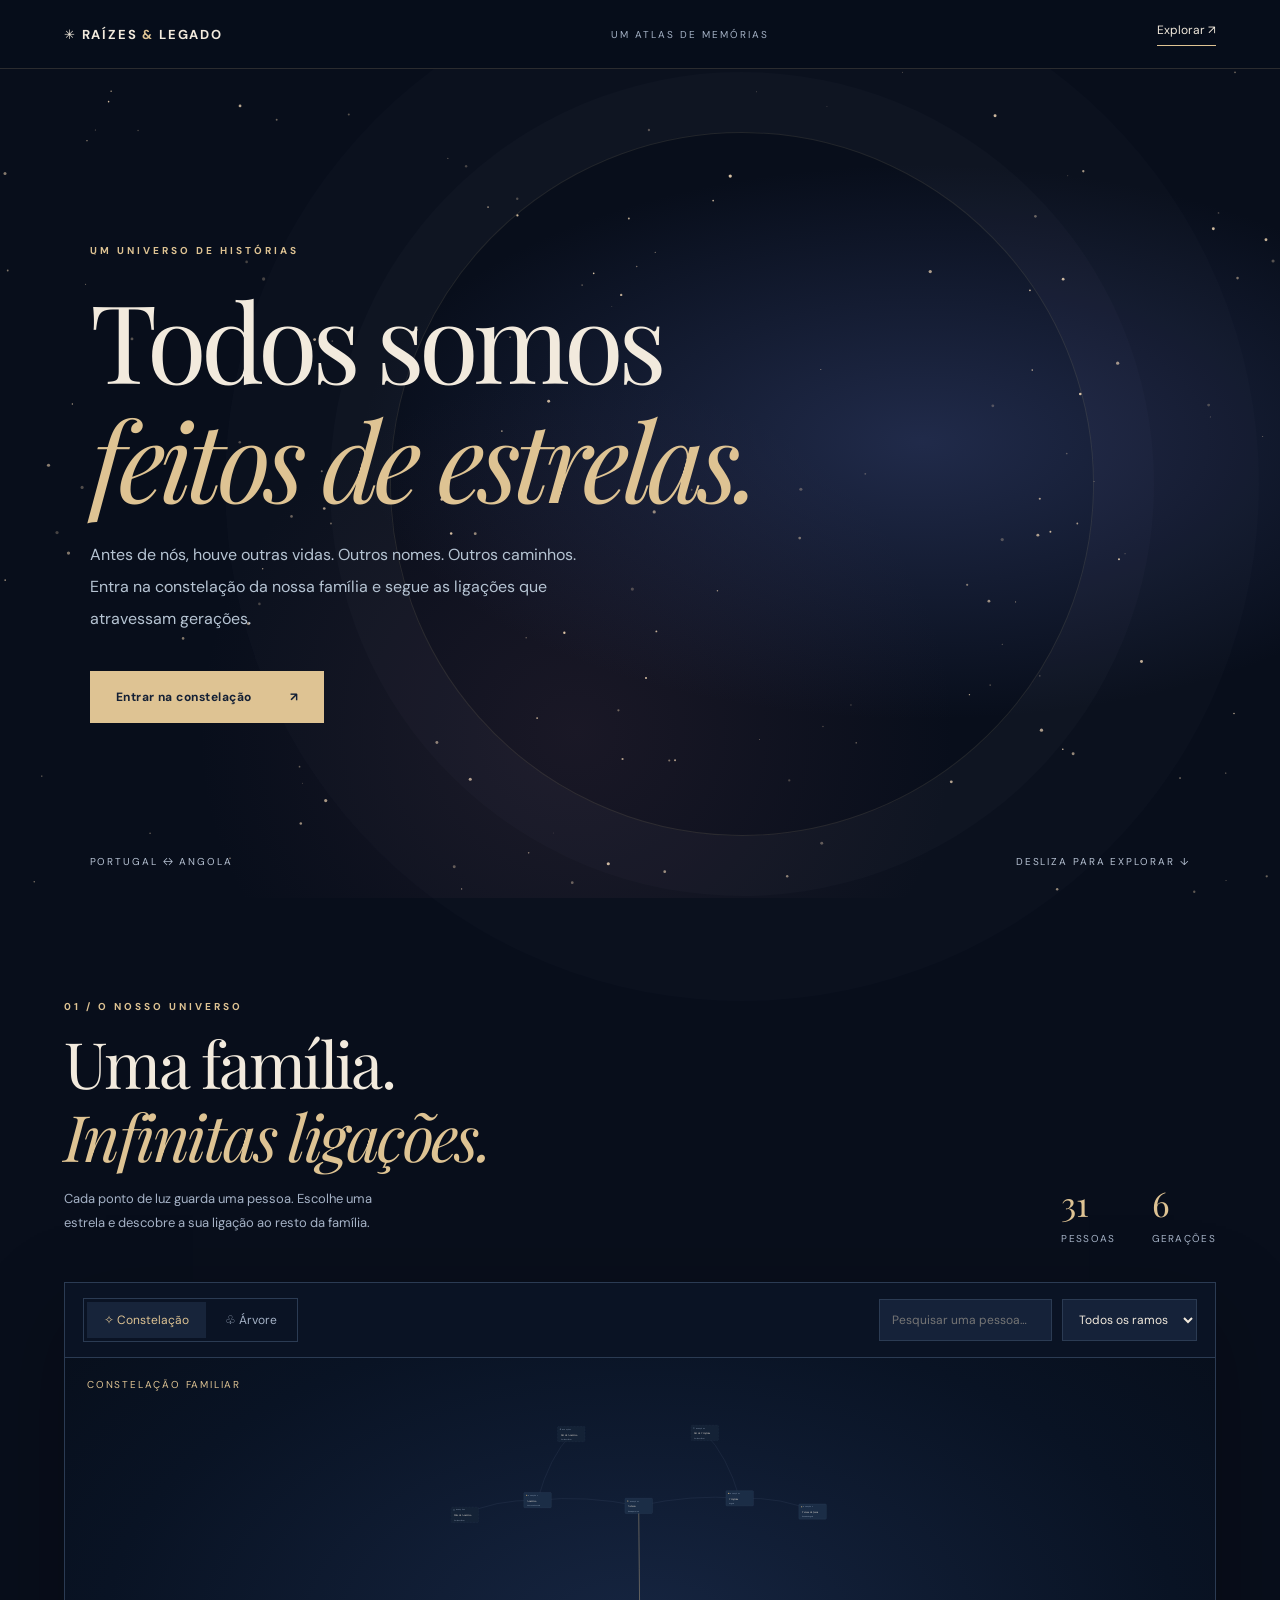
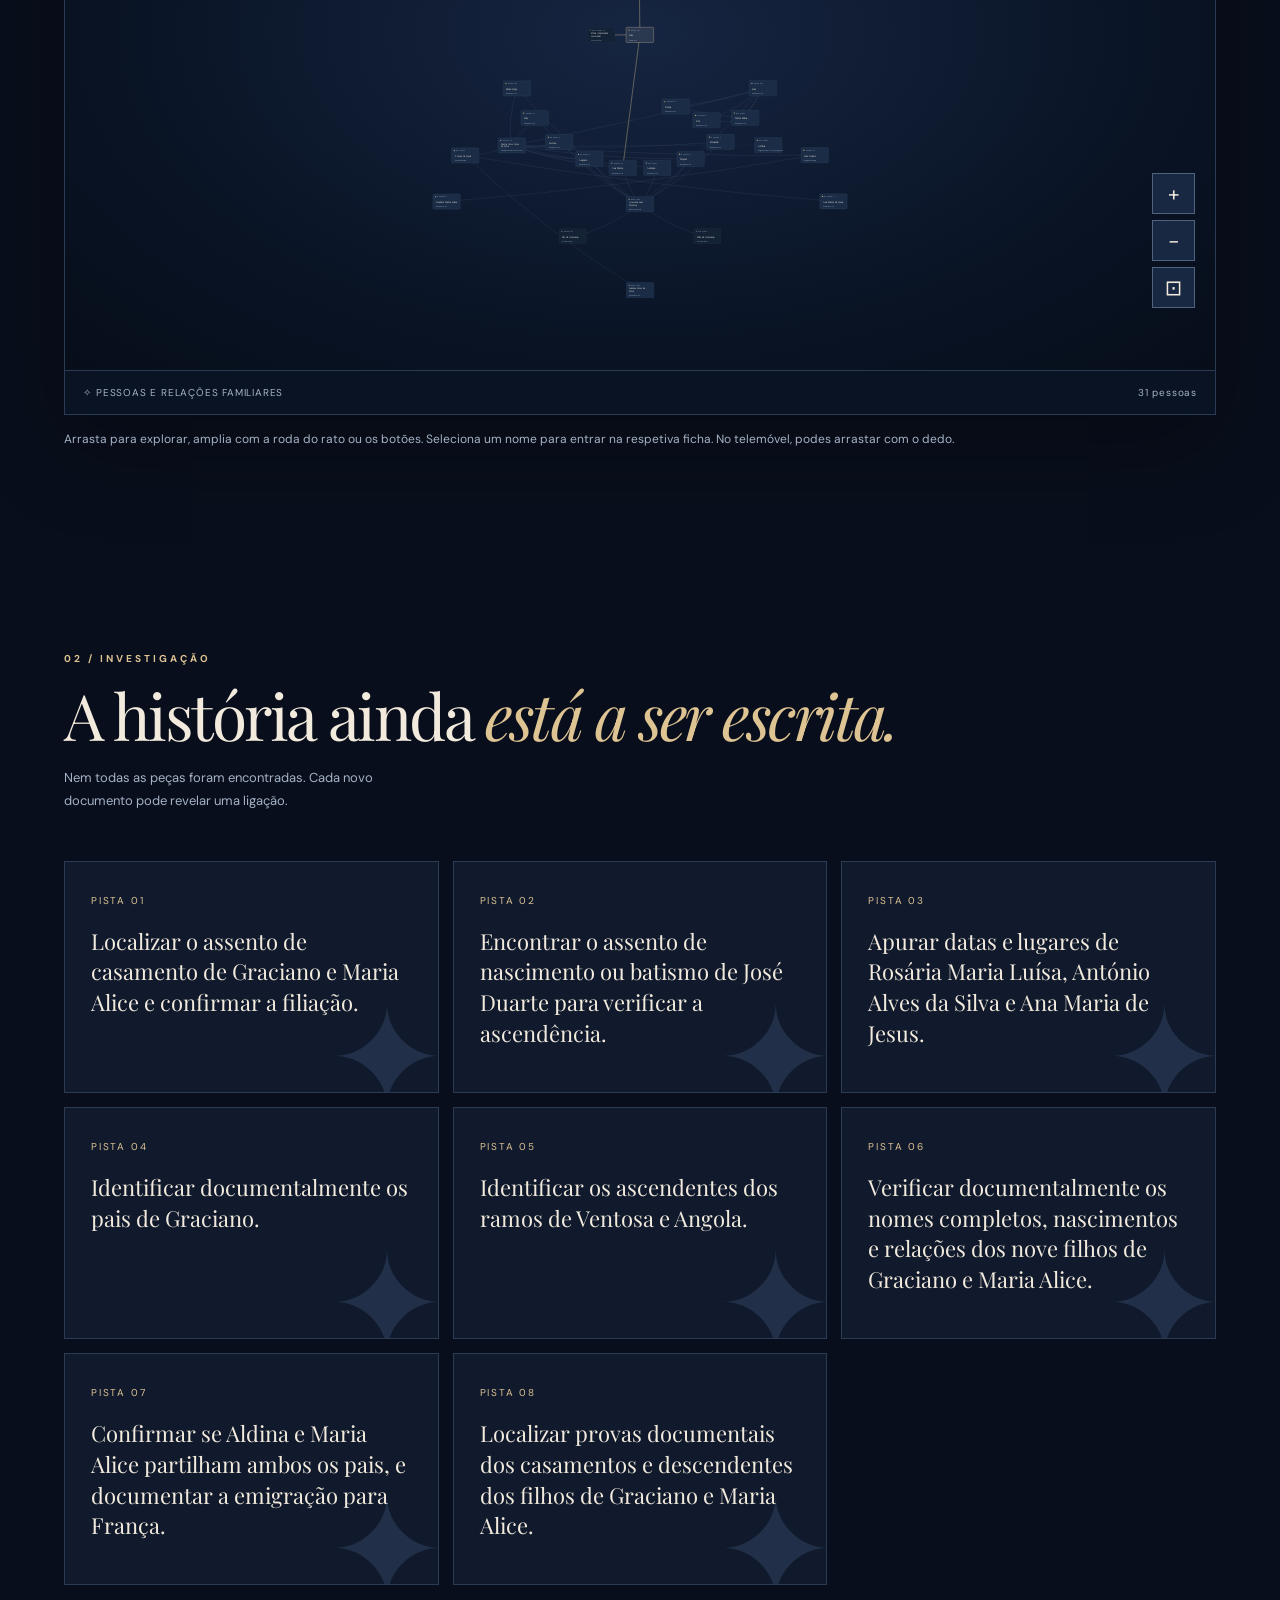
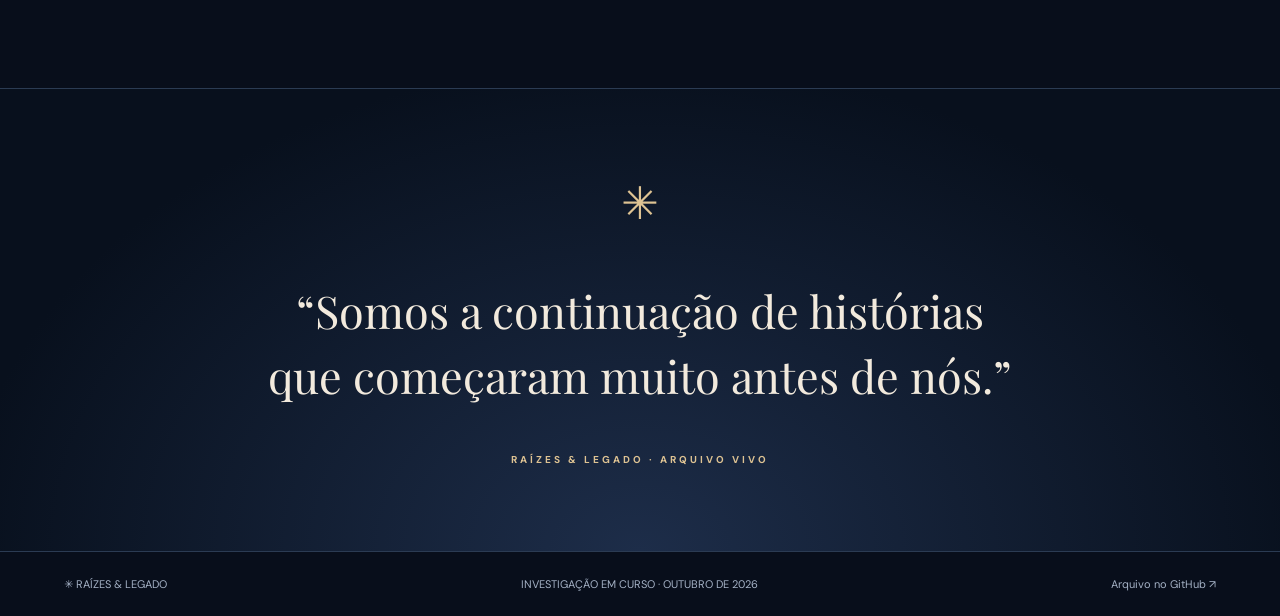
<file: index.html>
<!doctype html>
<html lang="pt-PT">
<head>
<meta charset="utf-8"><meta name="viewport" content="width=device-width,initial-scale=1,viewport-fit=cover">
<meta name="robots" content="noindex,nofollow,noarchive"><meta name="theme-color" content="#080e1b">
<meta name="description" content="Raízes & Legado — um atlas estelar interativo das histórias familiares, com árvore, ascendentes e descendentes.">
<title>Raízes & Legado · Atlas Estelar</title>
<link rel="stylesheet" href="assets/atlas.css"><script src="assets/atlas.js" defer></script>
</head>
<body>
<a class="skip" href="#universo">Saltar para o explorador genealógico</a>
<header id="header"><a class="logo" href="#/"><span aria-hidden="true">✳</span> RAÍZES <em>&</em> LEGADO</a><span class="navtext">UM ATLAS DE MEMÓRIAS</span><a class="navlink" href="#universo">Explorar ↗</a></header>
<main id="main">
<section class="hero" id="inicio">
<canvas id="stars" aria-hidden="true"></canvas><div class="nebula" aria-hidden="true"></div>
<div class="hero-content"><div class="eyebrow">UM UNIVERSO DE HISTÓRIAS</div>
<h1>Todos somos<br><i>feitos de estrelas.</i></h1>
<p>Antes de nós, houve outras vidas. Outros nomes. Outros caminhos. Entra na constelação da nossa família e segue as ligações que atravessam gerações.</p>
<a class="primary" href="#universo">Entrar na constelação <span aria-hidden="true">↗</span></a></div>
<div class="hero-foot"><span>PORTUGAL ↔ ANGOLA</span><span>DESLIZA PARA EXPLORAR ↓</span></div>
</section>
<section class="section" id="universo">
<div class="section-head"><div><div class="eyebrow">01 / O NOSSO UNIVERSO</div><h2>Uma família.<br><i>Infinitas ligações.</i></h2><p>Cada ponto de luz guarda uma pessoa. Escolhe uma estrela e descobre a sua ligação ao resto da família.</p></div>
<div class="metrics"><div class="metric"><strong id="totalPeople">–</strong><span>Pessoas</span></div><div class="metric"><strong id="totalGenerations">–</strong><span>Gerações</span></div></div></div>
<div class="explorer">
<div class="toolbar"><div class="segment" aria-label="Modo de exploração"><button type="button" data-view="constellation" aria-pressed="true">✧ Constelação</button><button type="button" data-view="tree" aria-pressed="false">♧ Árvore</button></div><div class="inputs"><input type="search" id="search" placeholder="Pesquisar uma pessoa…" aria-label="Pesquisar nomes e localidades"><select id="branch" aria-label="Filtrar ramo familiar"><option value="all">Todos os ramos</option><option value="materna">Ramo materno</option><option value="paterna">Ramo paterno</option></select></div></div>
<div class="focus" id="focusBanner" hidden><span id="focusLabel"></span><button type="button" id="clearFocus">Ver todos ×</button></div>
<div class="stage" id="stage"><div class="graph-guide" id="graphLabel">CONSTELAÇÃO FAMILIAR</div>
<svg id="graph" aria-label="Árvore familiar interativa; arrasta para mover, usa + e − para ampliar" role="group" tabindex="0"></svg>
<div class="controls"><button type="button" id="zoomIn" aria-label="Aproximar">+</button><button type="button" id="zoomOut" aria-label="Afastar">−</button><button type="button" id="zoomFit" aria-label="Enquadrar toda a árvore">⊡</button></div></div>
<div class="graph-foot"><span>✧ PESSOAS E RELAÇÕES FAMILIARES</span><span id="graphCount"></span></div></div>
<p class="hint">Arrasta para explorar, amplia com a roda do rato ou os botões. Seleciona um nome para entrar na respetiva ficha. No telemóvel, podes arrastar com o dedo.</p>
</section>
<section class="section" id="investigacao"><div class="section-head"><div><div class="eyebrow">02 / INVESTIGAÇÃO</div><h2>A história ainda <i>está a ser escrita.</i></h2><p>Nem todas as peças foram encontradas. Cada novo documento pode revelar uma ligação.</p></div></div><div class="research" id="research"></div></section>
<section class="ending"><span aria-hidden="true">✳</span><p>“Somos a continuação de histórias<br>que começaram muito antes de nós.”</p><div class="eyebrow">RAÍZES & LEGADO · ARQUIVO VIVO</div></section>
</main>
<section id="profile" class="profile" aria-labelledby="profileName" hidden>
<div class="profile-wrap"><button class="back" type="button" id="back">← Voltar à constelação</button>
<div class="profile-head"><div class="medallion" aria-hidden="true">✧</div><div><div class="eyebrow" id="profileKicker"></div><h1 id="profileName"></h1><div class="profile-sub" id="profilePlace"></div><div class="badges" id="profileBadges"></div></div></div>
<div class="profile-grid"><div><div class="eyebrow">01 / PERCURSO</div><h2>Uma vida,<br><i>uma história.</i></h2><div id="biography" class="bio"></div>
<div class="subsection"><div class="eyebrow">02 / INFORMAÇÃO CONHECIDA</div><div class="facts" id="facts"></div></div>
<div class="subsection"><div class="eyebrow">03 / ORIGEM DOS DADOS</div><div class="sources" id="sources"></div></div></div>
<aside class="family-aside"><h3>A sua <i>constelação.</i></h3><p>Segue os caminhos que chegam até esta pessoa e os que continuam depois dela.</p>
<div class="kin"><button type="button" id="goAncestors"><strong id="ancestorCount">0</strong><small>Ascendentes ↗</small></button><button type="button" id="goDescendants"><strong id="descendantCount">0</strong><small>Descendentes ↘</small></button></div>
<div class="rel-head">Pais</div><div id="parents"></div><div class="rel-head">Filhos</div><div id="children"></div><div class="rel-head">Cônjuges</div><div id="partners"></div><div class="rel-head">Irmãos</div><div id="siblings"></div>
<div class="privacy">Biografias disponíveis apenas para pessoas cujo falecimento esteja confirmado. A ausência de informação não é preenchida por suposições.</div></aside></div>
<button class="primary" type="button" id="seeOnTree">Explorar esta linhagem ↗</button>
</div></section>
<footer><span>✳ RAÍZES & LEGADO</span><span>INVESTIGAÇÃO EM CURSO · OUTUBRO DE 2026</span><a href="https://github.com/LuisftSilva/Ra-zes-Legado" rel="noopener noreferrer" target="_blank">Arquivo no GitHub ↗</a></footer>
<div id="announce" aria-live="polite" style="position:absolute;left:-9999px"></div>
</body></html>
</file>
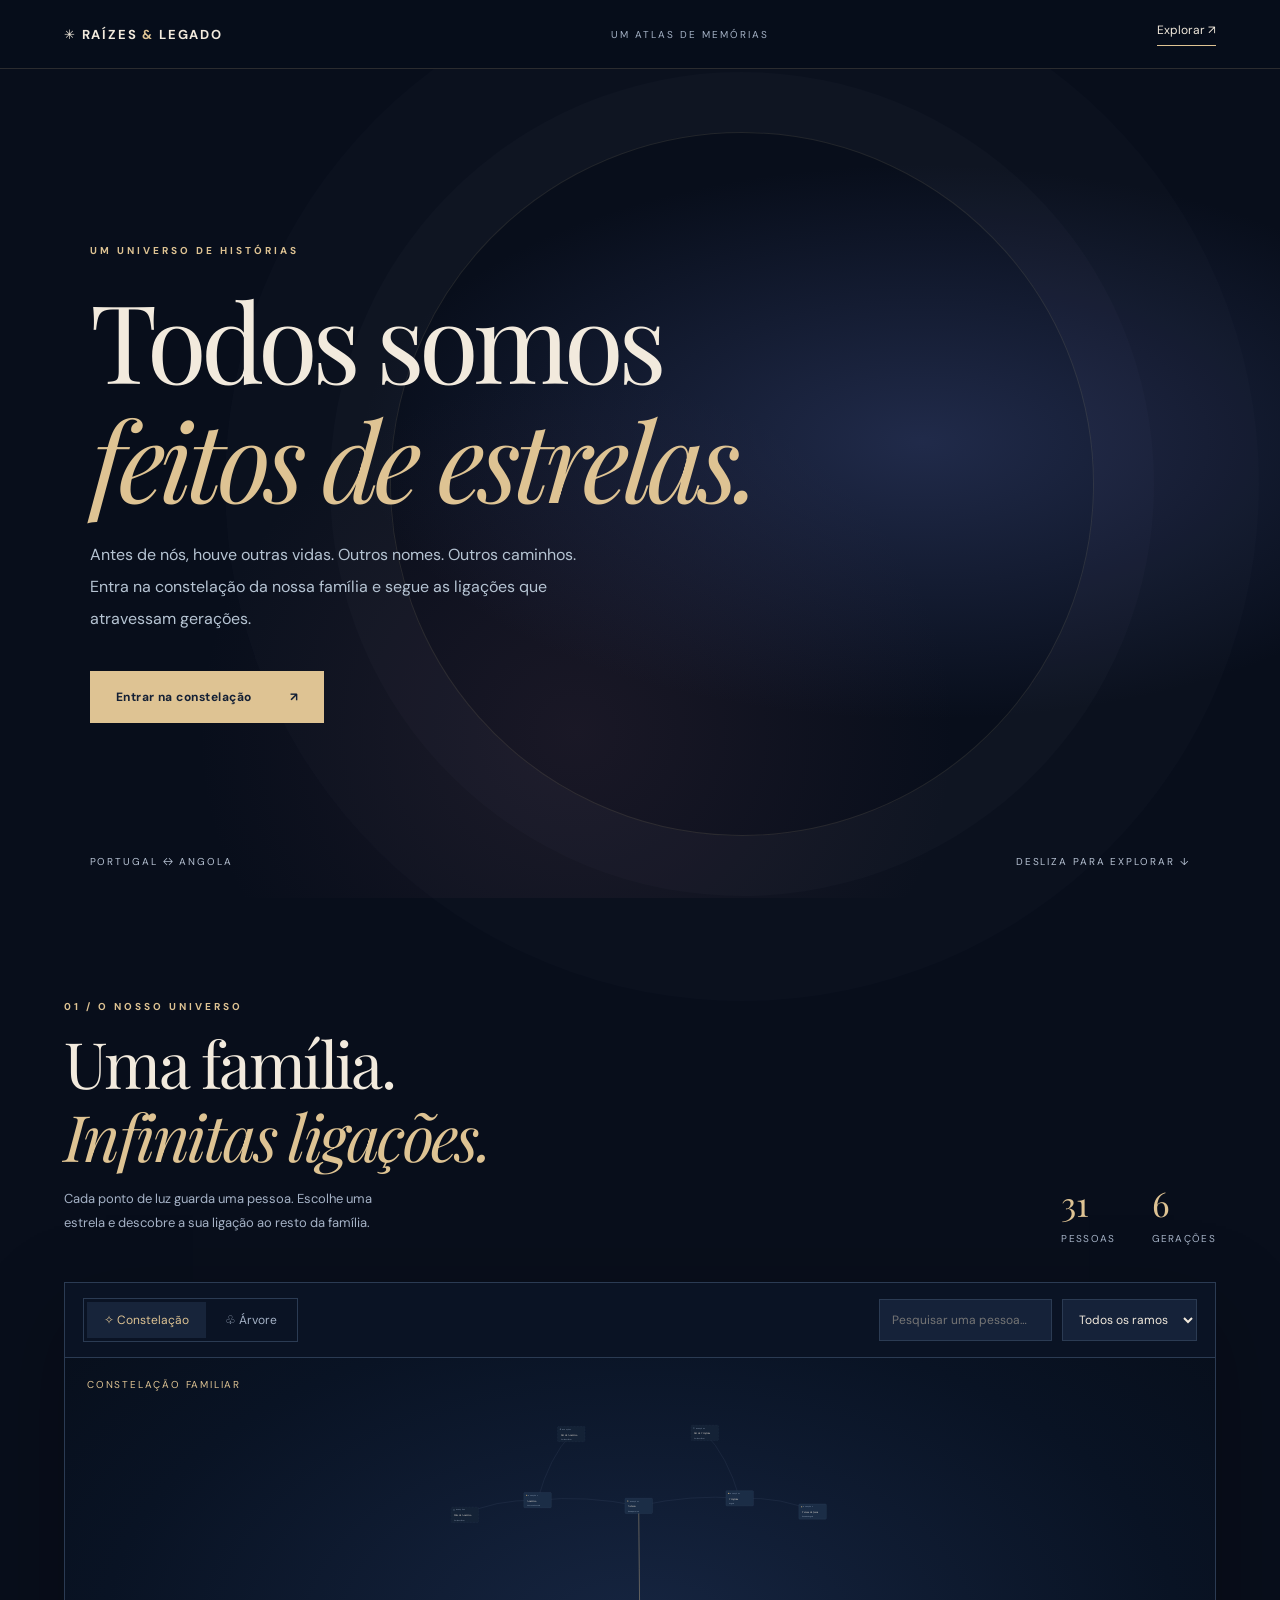
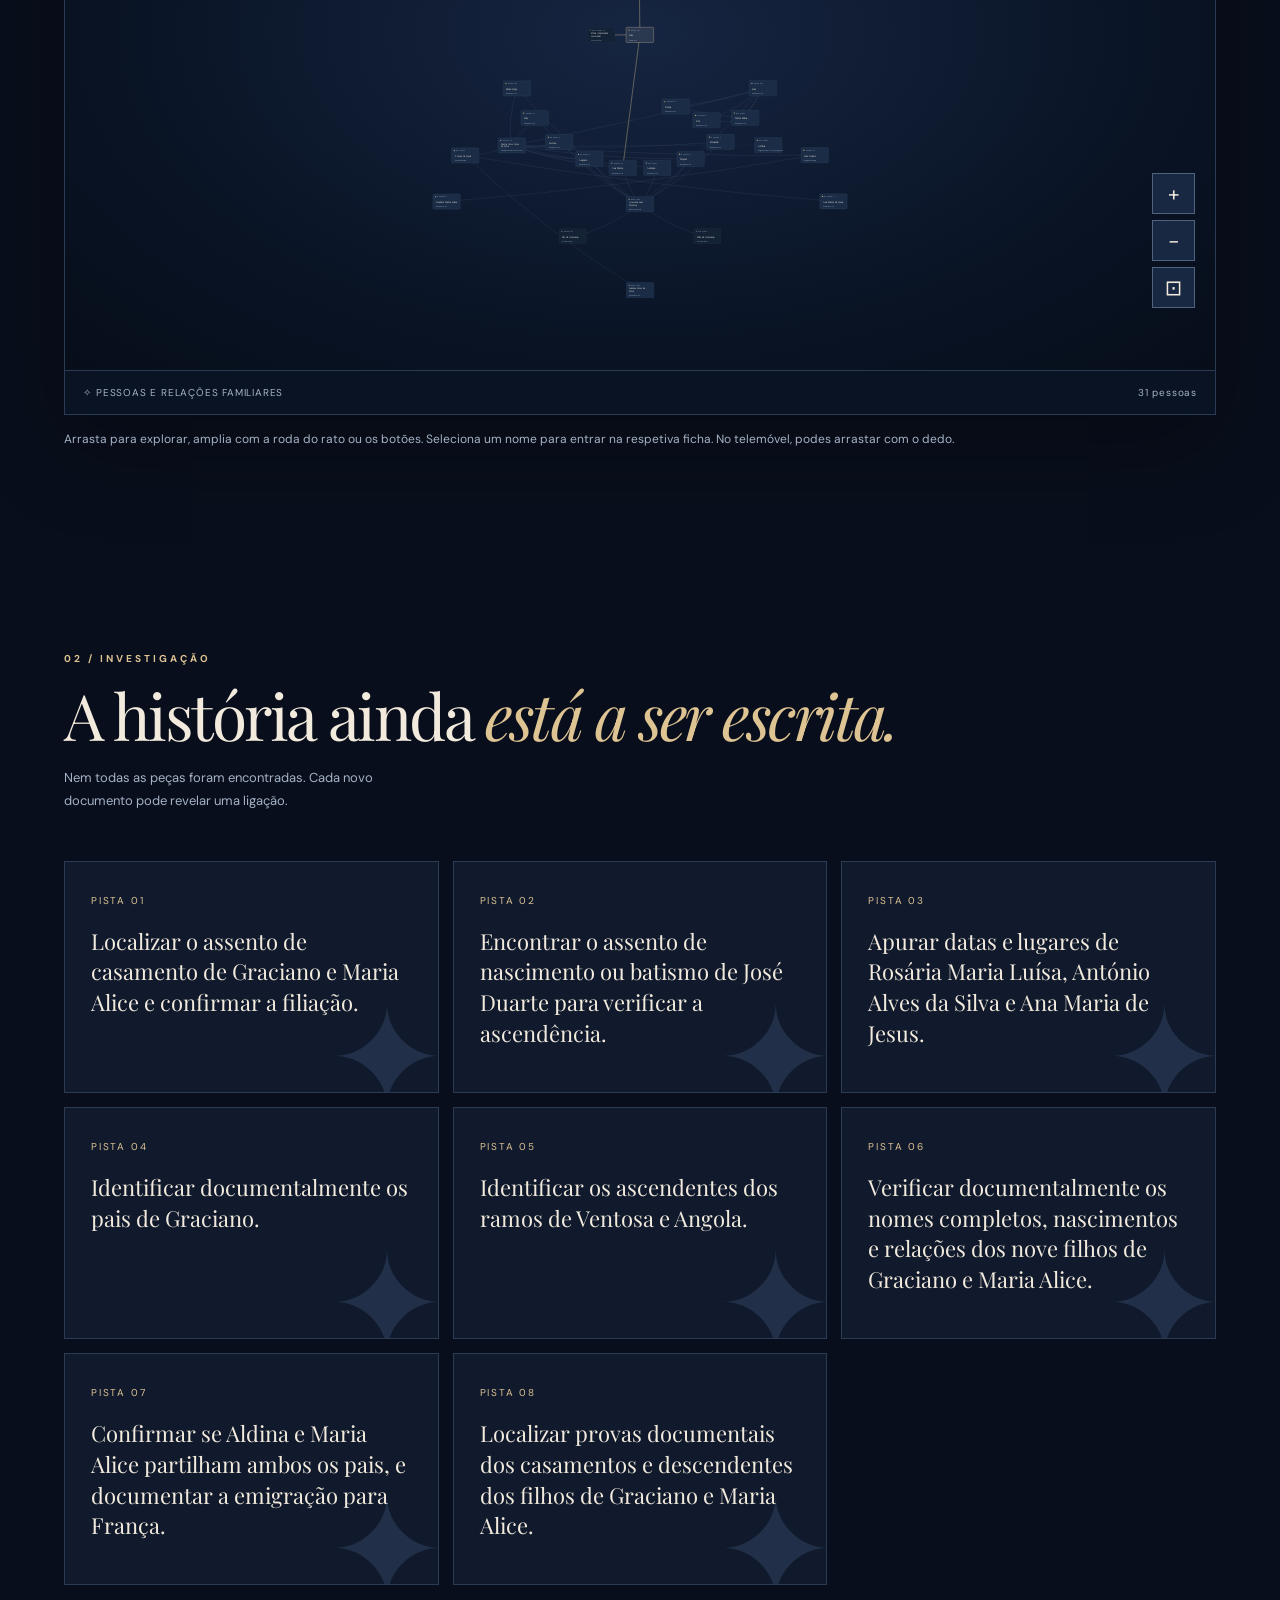
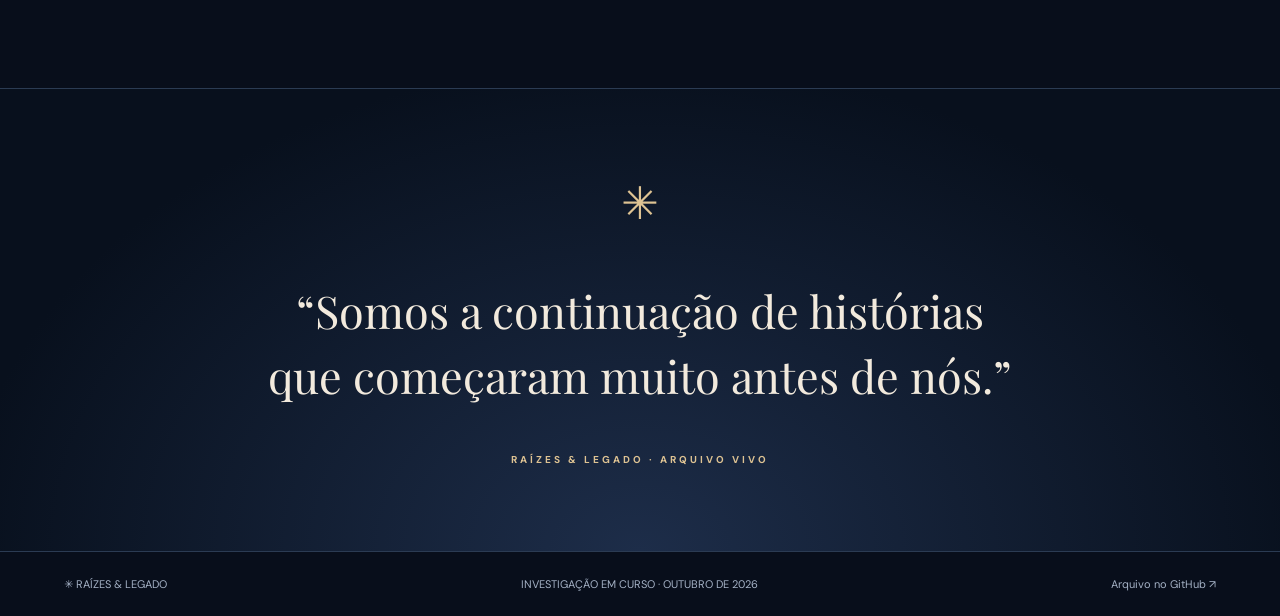
<file: atlas.html>
<!doctype html>
<html lang="pt-PT">
<head>
<meta charset="utf-8"><meta name="viewport" content="width=device-width,initial-scale=1,viewport-fit=cover">
<meta name="robots" content="noindex,nofollow,noarchive"><meta name="theme-color" content="#080e1b">
<meta name="description" content="Raízes & Legado — um atlas estelar interativo das histórias familiares, com árvore, ascendentes e descendentes.">
<title>Raízes & Legado · Atlas Estelar</title>
<link rel="stylesheet" href="assets/atlas.css"><script src="assets/atlas.js" defer></script>
</head>
<body>
<a class="skip" href="#universo">Saltar para o explorador genealógico</a>
<header id="header"><a class="logo" href="#/"><span aria-hidden="true">✳</span> RAÍZES <em>&</em> LEGADO</a><span class="navtext">UM ATLAS DE MEMÓRIAS</span><a class="navlink" href="#universo">Explorar ↗</a></header>
<main id="main">
<section class="hero" id="inicio">
<canvas id="stars" aria-hidden="true"></canvas><div class="nebula" aria-hidden="true"></div>
<div class="hero-content"><div class="eyebrow">UM UNIVERSO DE HISTÓRIAS</div>
<h1>Todos somos<br><i>feitos de estrelas.</i></h1>
<p>Antes de nós, houve outras vidas. Outros nomes. Outros caminhos. Entra na constelação da nossa família e segue as ligações que atravessam gerações.</p>
<a class="primary" href="#universo">Entrar na constelação <span aria-hidden="true">↗</span></a></div>
<div class="hero-foot"><span>PORTUGAL ↔ ANGOLA</span><span>DESLIZA PARA EXPLORAR ↓</span></div>
</section>
<section class="section" id="universo">
<div class="section-head"><div><div class="eyebrow">01 / O NOSSO UNIVERSO</div><h2>Uma família.<br><i>Infinitas ligações.</i></h2><p>Cada ponto de luz guarda uma pessoa. Escolhe uma estrela e descobre a sua ligação ao resto da família.</p></div>
<div class="metrics"><div class="metric"><strong id="totalPeople">–</strong><span>Pessoas</span></div><div class="metric"><strong id="totalGenerations">–</strong><span>Gerações</span></div></div></div>
<div class="explorer">
<div class="toolbar"><div class="segment" aria-label="Modo de exploração"><button type="button" data-view="constellation" aria-pressed="true">✧ Constelação</button><button type="button" data-view="tree" aria-pressed="false">♧ Árvore</button></div><div class="inputs"><input type="search" id="search" placeholder="Pesquisar uma pessoa…" aria-label="Pesquisar nomes e localidades"><select id="branch" aria-label="Filtrar ramo familiar"><option value="all">Todos os ramos</option><option value="materna">Ramo materno</option><option value="paterna">Ramo paterno</option></select></div></div>
<div class="focus" id="focusBanner" hidden><span id="focusLabel"></span><button type="button" id="clearFocus">Ver todos ×</button></div>
<div class="stage" id="stage"><div class="graph-guide" id="graphLabel">CONSTELAÇÃO FAMILIAR</div>
<svg id="graph" aria-label="Árvore familiar interativa; arrasta para mover, usa + e − para ampliar" role="group" tabindex="0"></svg>
<div class="controls"><button type="button" id="zoomIn" aria-label="Aproximar">+</button><button type="button" id="zoomOut" aria-label="Afastar">−</button><button type="button" id="zoomFit" aria-label="Enquadrar toda a árvore">⊡</button></div></div>
<div class="graph-foot"><span>✧ PESSOAS E RELAÇÕES FAMILIARES</span><span id="graphCount"></span></div></div>
<p class="hint">Arrasta para explorar, amplia com a roda do rato ou os botões. Seleciona um nome para entrar na respetiva ficha. No telemóvel, podes arrastar com o dedo.</p>
</section>
<section class="section" id="investigacao"><div class="section-head"><div><div class="eyebrow">02 / INVESTIGAÇÃO</div><h2>A história ainda <i>está a ser escrita.</i></h2><p>Nem todas as peças foram encontradas. Cada novo documento pode revelar uma ligação.</p></div></div><div class="research" id="research"></div></section>
<section class="ending"><span aria-hidden="true">✳</span><p>“Somos a continuação de histórias<br>que começaram muito antes de nós.”</p><div class="eyebrow">RAÍZES & LEGADO · ARQUIVO VIVO</div></section>
</main>
<section id="profile" class="profile" aria-labelledby="profileName" hidden>
<div class="profile-wrap"><button class="back" type="button" id="back">← Voltar à constelação</button>
<div class="profile-head"><div class="medallion" aria-hidden="true">✧</div><div><div class="eyebrow" id="profileKicker"></div><h1 id="profileName"></h1><div class="profile-sub" id="profilePlace"></div><div class="badges" id="profileBadges"></div></div></div>
<div class="profile-grid"><div><div class="eyebrow">01 / PERCURSO</div><h2>Uma vida,<br><i>uma história.</i></h2><div id="biography" class="bio"></div>
<div class="subsection"><div class="eyebrow">02 / INFORMAÇÃO CONHECIDA</div><div class="facts" id="facts"></div></div>
<div class="subsection"><div class="eyebrow">03 / ORIGEM DOS DADOS</div><div class="sources" id="sources"></div></div></div>
<aside class="family-aside"><h3>A sua <i>constelação.</i></h3><p>Segue os caminhos que chegam até esta pessoa e os que continuam depois dela.</p>
<div class="kin"><button type="button" id="goAncestors"><strong id="ancestorCount">0</strong><small>Ascendentes ↗</small></button><button type="button" id="goDescendants"><strong id="descendantCount">0</strong><small>Descendentes ↘</small></button></div>
<div class="rel-head">Pais</div><div id="parents"></div><div class="rel-head">Filhos</div><div id="children"></div>
<div class="privacy">Biografias disponíveis apenas para pessoas cujo falecimento esteja confirmado. A ausência de informação não é preenchida por suposições.</div></aside></div>
<button class="primary" type="button" id="seeOnTree">Explorar esta linhagem ↗</button>
</div></section>
<footer><span>✳ RAÍZES & LEGADO</span><span>INVESTIGAÇÃO EM CURSO · OUTUBRO DE 2026</span><a href="https://github.com/LuisftSilva/Ra-zes-Legado" rel="noopener noreferrer" target="_blank">Arquivo no GitHub ↗</a></footer>
<div id="announce" aria-live="polite" style="position:absolute;left:-9999px"></div>
</body></html>
</file>
<file: assets/atlas.css>
@import url('https://fonts.googleapis.com/css2?family=DM+Sans:wght@400;500;600;700&family=Playfair+Display:ital,wght@0,400;0,500;1,400&display=swap');
:root{--bg:#080e1b;--surface:#101a2c;--surface2:#17243a;--stroke:#2b3b53;--text:#f2eadd;--muted:#a5b2c6;--gold:#dec393;--mint:#bbc7d5;--serif:'Playfair Display',Georgia,serif;--sans:'DM Sans',system-ui,sans-serif}
*{box-sizing:border-box}html{scroll-behavior:smooth}body{margin:0;color:var(--text);background:var(--bg);font-family:var(--sans)}button,input,select{font:inherit}button{cursor:pointer}a{color:inherit;text-decoration:none}
button:focus-visible,a:focus-visible,input:focus-visible,select:focus-visible,[tabindex]:focus-visible{outline:2px solid var(--gold);outline-offset:4px}
[hidden]{display:none!important}.skip{position:absolute;left:-1000px}.skip:focus{z-index:1000;left:20px;top:20px;background:#fff;color:#000;padding:12px}
header{position:relative;z-index:10;display:flex;align-items:center;justify-content:space-between;padding:22px clamp(18px,5vw,80px);border-bottom:1px solid rgba(222,195,147,.17);background:rgba(7,14,27,.85)}
.logo{font-weight:700;letter-spacing:.14em;font-size:13px}.logo em{color:var(--gold);font-style:normal}.navtext{font-size:10px;letter-spacing:.2em;color:var(--muted)}.navlink{font-size:12px;border-bottom:1px solid var(--gold);padding-bottom:7px}
main{overflow:hidden}.hero{min-height:calc(100vh - 71px);min-height:calc(100svh - 71px);display:flex;align-items:center;position:relative;isolation:isolate;padding:85px clamp(20px,7vw,120px);background:radial-gradient(ellipse at 72% 45%,rgba(62,77,131,.45),transparent 43%),radial-gradient(ellipse at 45% 80%,rgba(97,63,82,.2),transparent 38%),#080e1b}
#stars{position:absolute;inset:0;width:100%;height:100%;z-index:-1}
.nebula{position:absolute;pointer-events:none;border:1px solid rgba(220,200,154,.12);width:min(55vw,740px);aspect-ratio:1;border-radius:50%;left:58%;top:50%;transform:translate(-50%,-50%) rotate(-20deg);box-shadow:0 0 0 60px rgba(150,169,204,.025),0 0 0 165px rgba(150,169,204,.018);z-index:-1}
.hero-content{max-width:800px}.eyebrow{font-weight:700;letter-spacing:.3em;color:var(--gold);font-size:10px;text-transform:uppercase}
h1,h2,h3{font-family:var(--serif);font-weight:400;margin:0}h1{font-size:clamp(58px,8.5vw,136px);line-height:1.09;letter-spacing:-.055em;margin:23px 0 22px}h1 i,h2 i{font-weight:400;color:var(--gold)}
.hero p{max-width:500px;font-size:16px;line-height:2;color:#b6c4d3;margin-bottom:36px}
.primary{display:inline-flex;gap:38px;align-items:center;padding:17px 25px;border:1px solid var(--gold);background:var(--gold);color:#142035;font-size:12px;font-weight:700;letter-spacing:.04em;transition:background .2s,transform .2s}.primary:hover{background:#f0d7ac;transform:translateY(-3px)}
.hero-foot{position:absolute;bottom:30px;left:clamp(20px,7vw,120px);right:clamp(20px,7vw,120px);display:flex;justify-content:space-between;font-size:10px;letter-spacing:.19em;color:#b7c2d3}
.section{padding:clamp(60px,8vw,120px) clamp(16px,5vw,80px);max-width:1600px;margin:auto}.section-head{display:flex;justify-content:space-between;align-items:flex-end;gap:30px;margin-bottom:35px}
.section h2{font-size:clamp(40px,5vw,74px);line-height:1.14;letter-spacing:-.04em;margin:14px 0}.section-head p{max-width:340px;color:var(--muted);font-size:13px;line-height:1.8}
.metrics{display:flex;gap:36px}.metric strong{display:block;color:var(--gold);font:34px var(--serif)}.metric span{color:var(--muted);font-size:10px;letter-spacing:.13em;text-transform:uppercase}
.explorer{border:1px solid var(--stroke);background:#0a1324;box-shadow:0 30px 85px rgba(0,0,0,.25)}
.toolbar{display:flex;justify-content:space-between;align-items:center;padding:15px 18px;gap:15px;flex-wrap:wrap;border-bottom:1px solid var(--stroke)}
.segment{display:inline-flex;border:1px solid var(--stroke);gap:2px;padding:3px}
.segment button{background:transparent;color:var(--muted);padding:10px 17px;border:0;font-size:12px}.segment button[aria-pressed=true]{background:var(--surface2);color:var(--gold)}
.inputs{display:flex;gap:10px;flex-wrap:wrap}.inputs input,.inputs select{background:#152239;border:1px solid var(--stroke);color:var(--text);padding:10px 12px;font-size:12px;max-width:100%;min-height:42px}
.focus{display:flex;justify-content:space-between;align-items:center;gap:10px;padding:12px 22px;background:#1c2d45;color:var(--gold);font-size:12px}.focus button{background:transparent;color:var(--text);border:0;text-decoration:underline}
.stage{position:relative;height:min(68vh,780px);min-height:550px;overflow:hidden;background:radial-gradient(ellipse at 50% 45%,#162541 0%,#091324 66%,#070e1a)}
.stage:before{content:'';position:absolute;inset:0;pointer-events:none;background-image:radial-gradient(#95a8cd 0.5px,transparent .7px);background-size:38px 38px;opacity:.25}
#graph{position:relative;display:block;width:100%;height:100%;touch-action:none;cursor:grab}#graph.dragging{cursor:grabbing}
.graph-guide{position:absolute;left:22px;top:20px;pointer-events:none;color:var(--gold);font-size:10px;letter-spacing:.18em}
.controls{position:absolute;right:20px;bottom:62px;display:grid;gap:6px}.controls button{height:41px;width:43px;background:#182842;border:1px solid #50627e;color:#f2eadd;font-size:21px}
.graph-foot{height:44px;border-top:1px solid var(--stroke);display:flex;align-items:center;justify-content:space-between;gap:10px;padding:0 18px;color:var(--muted);font-size:10px;letter-spacing:.08em}
.graph-link{fill:none;stroke:#6f839e;stroke-opacity:.55;stroke-width:1.5}.graph-link.active{stroke:var(--gold);stroke-opacity:1;stroke-width:2.7}
.graph-union{fill:none;stroke:var(--gold);stroke-opacity:.76;stroke-width:2;stroke-dasharray:7 6;pointer-events:none}
.graph-sibling{fill:none;stroke:#9bc6cc;stroke-opacity:.65;stroke-width:1.8;stroke-dasharray:2 7;pointer-events:none}
.graph-orbit{fill:none;stroke:#667ea1;stroke-opacity:.15;stroke-dasharray:3 9}
.person-node{cursor:pointer;outline:none}.person-node .panel{fill:#1b2d46;stroke:#526785;stroke-width:1;rx:6}.person-node.unknown .panel{fill:#142236;stroke-dasharray:5 5}.person-node:hover .panel,.person-node:focus .panel,.person-node.current .panel{stroke:#eacb97;stroke-width:2;fill:#2a3950}
.person-node .symbol{fill:#e0bc80}.person-node.unknown .symbol{fill:#66788e}.person-node .label{fill:#9babc4;font-size:10px;font-family:var(--sans);letter-spacing:.12em}.person-node .name{fill:#f4eade;font-size:17px;font-family:var(--serif)}.person-node .where{fill:#a2b1c7;font-size:11px;font-family:var(--sans)}
.person-node.dim{opacity:.15;pointer-events:none}
.hint{color:var(--muted);font-size:12px;margin:16px 0 0}
.research{display:grid;grid-template-columns:repeat(3,1fr);gap:14px}.research article{border:1px solid var(--stroke);background:var(--surface);padding:26px;min-height:170px;position:relative;overflow:hidden}.research article:after{content:'✦';font-size:140px;color:#213048;position:absolute;right:-8px;bottom:-58px}.research article>*{position:relative;z-index:1}.research small{color:var(--gold);font-size:10px;letter-spacing:.18em}.research p{font:22px/1.4 var(--serif);margin:17px 0}
.ending{text-align:center;padding:85px 20px;border-top:1px solid var(--stroke);background:radial-gradient(ellipse at bottom,#1d2d49,#08101d 75%)}.ending span{color:var(--gold);font-size:45px}.ending p{font:clamp(25px,4vw,45px)/1.45 var(--serif)}
footer{display:flex;gap:20px;justify-content:space-between;flex-wrap:wrap;align-items:center;padding:25px clamp(18px,5vw,80px);border-top:1px solid var(--stroke);color:var(--muted);font-size:11px}
.profile{min-height:100vh;background:radial-gradient(ellipse at 65% 12%,#1d3150,#080e1b 60%);padding:clamp(80px,10vw,150px) clamp(20px,7vw,105px);animation:appear .45s both}
.profile-wrap{max-width:1300px;margin:auto}.back{display:inline-flex;align-items:center;gap:15px;color:var(--gold);background:transparent;border:0;font-size:13px;margin-bottom:35px;padding:0}
.profile-head{border-bottom:1px solid var(--stroke);padding:15px 0 62px;display:flex;gap:40px;align-items:center}
.medallion{display:grid;place-items:center;width:140px;height:140px;border-radius:50%;border:1px solid var(--gold);color:var(--gold);font:84px var(--serif);box-shadow:0 0 0 19px rgba(222,195,147,.04),0 0 0 40px rgba(222,195,147,.025)}
.profile h1{font-size:clamp(40px,6vw,93px);margin:17px 0}.profile-sub{color:var(--muted)}
.badges{display:flex;flex-wrap:wrap;gap:9px;margin-top:23px}.badges span{border:1px solid var(--stroke);padding:8px 12px;color:var(--gold);font-size:11px}
.profile-grid{display:grid;grid-template-columns:minmax(0,1.5fr) minmax(260px,.8fr);gap:clamp(25px,5vw,85px);padding:66px 0}.profile h2{font-size:clamp(35px,4.1vw,56px);margin:18px 0 25px}
.bio{color:#bbc8db;font-size:15px;line-height:1.95;max-width:700px}.bio p{margin:0 0 16px}
.facts{display:grid;grid-template-columns:1fr 1fr;border-top:1px solid var(--stroke)}.fact{border-bottom:1px solid var(--stroke);padding:20px 5px 22px 0}.fact small{color:var(--muted);display:block;font-size:10px;letter-spacing:.15em;text-transform:uppercase;margin-bottom:12px}.fact b{font-weight:500;font-size:15px}.subsection{margin-top:65px}
.sources article{border:1px solid var(--stroke);padding:17px;margin-bottom:10px;background:rgba(255,255,255,.025)}.sources article b{display:block;font-size:13px}.sources article p{color:var(--muted);font-size:12px}
.family-aside{border-left:1px solid var(--stroke);padding-left:clamp(20px,4vw,48px)}.family-aside h3{font-size:31px;margin-bottom:15px}.family-aside>p{color:var(--muted);font-size:13px;line-height:1.9}
.kin{display:grid;grid-template-columns:1fr 1fr;gap:9px;margin:28px 0 35px}.kin button{color:var(--text);background:var(--surface2);border:1px solid var(--stroke);text-align:left;padding:15px;min-height:118px}.kin button:hover{border-color:var(--gold)}.kin strong{font:40px var(--serif);color:var(--gold);display:block}.kin small{color:var(--muted);font-size:10px}
.rel-head{margin-top:28px;border-bottom:1px solid var(--stroke);padding-bottom:10px;font-size:18px;font-family:var(--serif)}.relative{width:100%;display:flex;justify-content:space-between;background:transparent;color:var(--text);border:0;border-bottom:1px solid var(--stroke);padding:14px 2px;text-align:left;font-size:13px}.relative:hover{color:var(--gold)}.privacy{padding:15px;border:1px solid rgba(222,195,147,.22);background:rgba(222,195,147,.055);font-size:12px;color:var(--muted);line-height:1.7;margin-top:45px}
@keyframes appear{from{opacity:0;transform:translateY(15px)}to{opacity:1;transform:translateY(0)}}
@media(max-width:850px){.section-head{display:block}.metrics{margin-top:26px}.profile-grid{grid-template-columns:1fr}.family-aside{border-left:0;border-top:1px solid var(--stroke);padding:35px 0}.research{grid-template-columns:1fr 1fr}}
@media(max-width:600px){header{padding:19px}.navtext{display:none}.logo{font-size:11px}.hero{min-height:640px;padding:55px 23px}.hero h1{font-size:clamp(49px,12vw,72px)}.hero p{font-size:14px}.hero-foot{left:23px;right:23px;font-size:8px}.hero-foot span:last-child{display:none}.section{padding:70px 14px}.section h2{font-size:42px}.toolbar{display:block}.segment{margin-bottom:12px}.inputs{width:100%}.inputs input{flex:1;min-width:155px}.stage{height:550px;min-height:500px}.graph-foot{font-size:9px}.research{grid-template-columns:1fr}.profile{padding:90px 20px 70px}.profile-head{display:block}.medallion{width:90px;height:90px;font-size:50px;margin-bottom:35px}.profile h1{font-size:45px;overflow-wrap:anywhere}.profile-grid{padding:45px 0}.facts{grid-template-columns:1fr 1fr}.fact b{font-size:13px}.kin strong{font-size:32px}}
@media(prefers-reduced-motion:reduce){*,*:before,*:after{scroll-behavior:auto!important;animation-duration:.01ms!important;transition-duration:.01ms!important}}
</file>
